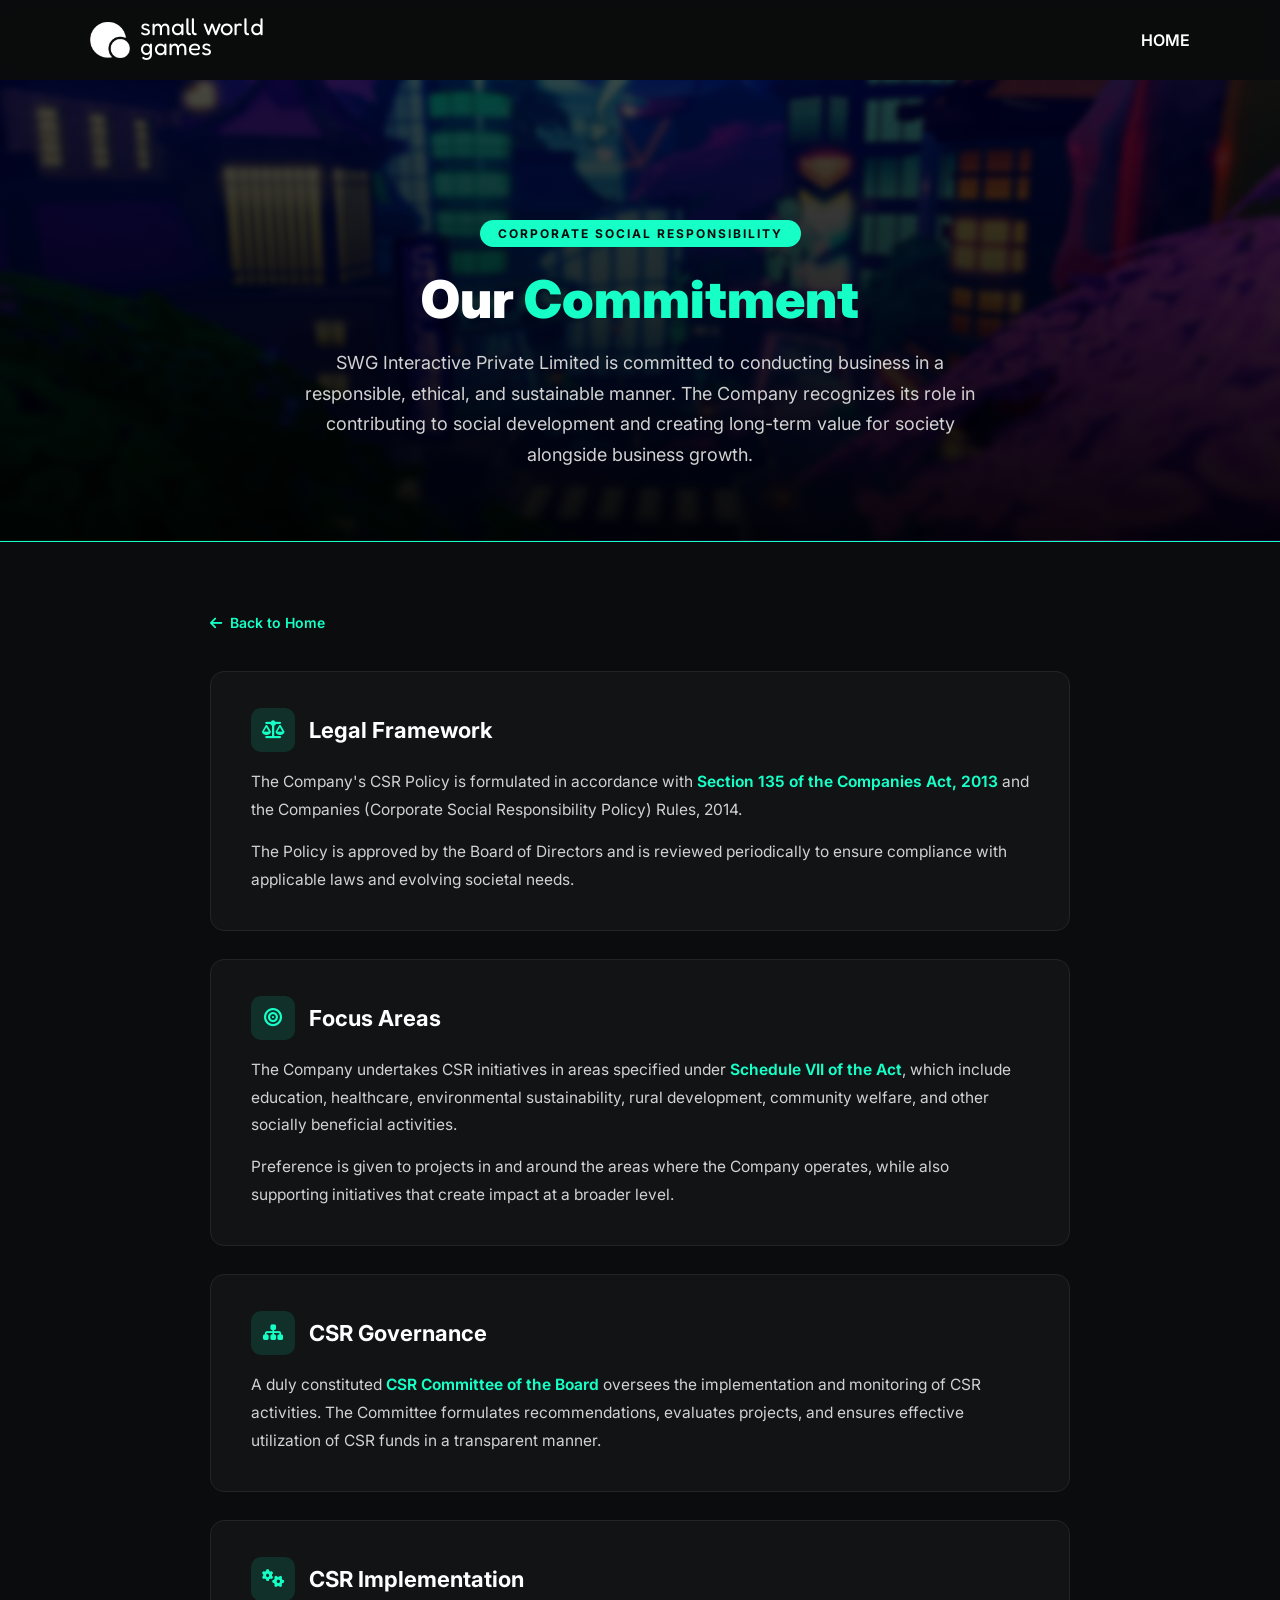
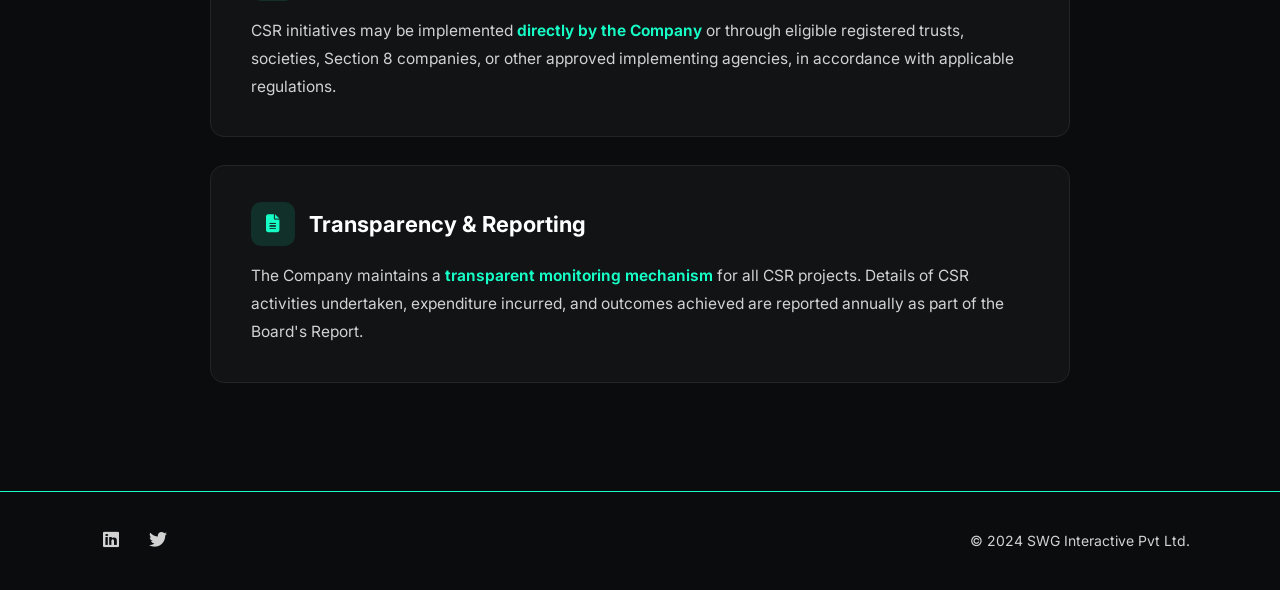
<file: csr-policy.html>
<!DOCTYPE html>
<html>

<head>
    <!-- Google tag (gtag.js) -->
    <script async src="https://www.googletagmanager.com/gtag/js?id=G-JT2P095X62"></script>
    <script>
        window.dataLayer = window.dataLayer || [];
        function gtag() { dataLayer.push(arguments); }
        gtag('js', new Date());
        gtag('config', 'G-JT2P095X62');
    </script>

    <title>CSR Policy – SWG Interactive Private Limited</title>
    <meta name="description"
        content="Corporate Social Responsibility Policy of SWG Interactive Private Limited. Our commitment to ethical, responsible, and sustainable business conduct under the Companies Act, 2013.">
    <meta name="robots" content="index, follow">
    <meta name="googlebot" content="index, follow">
    <meta charset="utf-8">
    <meta name="viewport" content="width=device-width, initial-scale=1">
    <link rel="icon" type="image/x-icon" href="assets/images/favicon.ico">

    <link rel="preconnect" href="https://fonts.googleapis.com">
    <link rel="preconnect" href="https://fonts.gstatic.com" crossorigin>
    <link href="https://fonts.googleapis.com/css2?family=Fredoka:wght@600&display=swap" rel="stylesheet">
    <link href="https://fonts.googleapis.com/css2?family=Inter:wght@100..900&display=swap" rel="stylesheet">

    <link href="https://cdnjs.cloudflare.com/ajax/libs/font-awesome/6.5.2/css/all.min.css" rel="stylesheet">
    <link href="css/main.css" rel="stylesheet">

    <style>
        /* ── CSR page-specific styles ── */

        #csrHero {
            background-image:
                linear-gradient(rgba(0, 0, 0, 0.72),
                    rgba(0, 0, 0, 0.95)),
                url(assets/images/heroes/1.png);
            background-position: center;
            background-repeat: no-repeat;
            background-size: cover;
            border-bottom: 1px solid var(--highlight);
            padding: 80px 0 0;
        }

        #csrHeroInner {
            display: block;
            margin: auto;
            max-width: 1100px;
            padding: 60px 50px 70px;
            text-align: center;
        }

        #csrHeroInner .csrTag {
            display: inline-block;
            background-color: var(--highlight);
            color: var(--dark-text);
            font-size: 12px;
            font-weight: 700;
            letter-spacing: 2px;
            text-transform: uppercase;
            padding: 6px 18px;
            border-radius: 30px;
            margin-bottom: 24px;
        }

        #csrHeroInner h1 {
            color: var(--white);
            font-weight: 900;
            font-size: 52px;
            margin: 0 0 20px;
            line-height: 1.1;
        }

        #csrHeroInner .heroSubtitle {
            color: var(--light-text);
            font-size: 18px;
            max-width: 680px;
            margin: 0 auto;
            line-height: 1.7;
        }

        /* content body */
        #csrBody {
            background-color: var(--dark-background);
        }

        .csrContent {
            display: block;
            margin: auto;
            max-width: 860px;
            padding: 70px 50px 80px;
        }

        /* section cards */
        .csrSection {
            background-color: #111315;
            border: 1px solid var(--border);
            border-radius: 14px;
            padding: 36px 40px;
            margin-bottom: 28px;
            position: relative;
            transition: border-color 0.25s ease, box-shadow 0.25s ease;
        }

        .csrSection:hover {
            border-color: rgba(22, 255, 199, 0.35);
            box-shadow: 0 0 28px rgba(22, 255, 199, 0.07);
        }

        .csrSection .csrIconRow {
            display: flex;
            align-items: center;
            gap: 14px;
            margin-bottom: 16px;
        }

        .csrSection .csrIconBadge {
            width: 44px;
            height: 44px;
            border-radius: 10px;
            background-color: rgba(22, 255, 199, 0.12);
            display: flex;
            align-items: center;
            justify-content: center;
            flex-shrink: 0;
        }

        .csrSection .csrIconBadge i {
            color: var(--highlight);
            font-size: 18px;
        }

        .csrSection h2 {
            color: var(--white);
            font-size: 22px;
            font-weight: 700;
            margin: 0;
        }

        .csrSection p {
            color: var(--light-text);
            line-height: 1.8;
            margin: 0;
            font-size: 15.5px;
        }

        /* divider between paired paragraphs */
        .csrSection p+p {
            margin-top: 14px;
        }

        /* accent line on left of card */
        .csrSection::before {
            content: "";
            position: absolute;
            top: 20px;
            bottom: 20px;
            left: 0;
            width: 3px;
            background: linear-gradient(to bottom, var(--highlight), transparent);
            border-radius: 0 3px 3px 0;
            opacity: 0;
            transition: opacity 0.25s ease;
        }

        .csrSection:hover::before {
            opacity: 1;
        }

        /* back link */
        .backLink {
            display: inline-flex;
            align-items: center;
            gap: 8px;
            color: var(--highlight);
            font-size: 14px;
            font-weight: 600;
            text-decoration: none;
            margin-bottom: 40px;
            transition: opacity 0.2s ease;
        }

        .backLink:hover {
            opacity: 0.75;
        }

        /* responsive */
        @media only screen and (max-width: 700px) {
            #csrHeroInner h1 {
                font-size: 36px;
            }

            #csrHeroInner {
                padding: 40px 24px 50px;
            }

            .csrContent {
                padding: 50px 20px 60px;
            }

            .csrSection {
                padding: 28px 22px;
            }
        }
    </style>
</head>

<body>
    <!-- header -->
    <div id="header">
        <div id="headerClamp">
            <div class="floatLeft">
                <a id="headerLogoLink" href="./index.html">
                    <img class="headerLogo" id="headerLogoBase" src="./assets/images/logo.png">
                    <img class="headerLogo" id="headerLogoHighlight" src="./assets/images/logo-highlight.png">
                    <p id="headerTitle">small world<br />games</p>
                </a>
            </div>
            <div class="floatRight" id="headerNav">
                <a class="headerNavLink" href="./index.html" style="text-decoration:none">Home</a>
            </div>
            <p id="hamburgerMenuButton" class="floatRight"><i class="fa-solid fa-bars"></i></p>
            <div class="clearBoth"></div>
        </div>
    </div>
    <div id="mobileHeaderNav">
        <a class="headerNavLink" href="./index.html" style="text-decoration:none;display:block">Home</a>
    </div>
    <div id="headerDummy"></div>

    <!-- hero -->
    <div id="csrHero">
        <div id="csrHeroInner">
            <span class="csrTag">Corporate Social Responsibility</span>
            <h1>Our <span class="highlight">Commitment</span></h1>
            <p class="heroSubtitle">SWG Interactive Private Limited is committed to conducting business in a
                responsible, ethical, and sustainable manner. The Company recognizes its role in contributing to social
                development and creating long-term value for society alongside business growth.
            </p>
        </div>
    </div>

    <!-- body -->
    <div id="csrBody">
        <div class="csrContent">
            <a class="backLink" href="./index.html">
                <i class="fa-solid fa-arrow-left"></i> Back to Home
            </a>

            <!-- Legal Framework -->
            <div class="csrSection">
                <div class="csrIconRow">
                    <div class="csrIconBadge"><i class="fa-solid fa-scale-balanced"></i></div>
                    <h2>Legal Framework</h2>
                </div>
                <p>The Company's CSR Policy is formulated in accordance with <span class="bold highlight">Section 135 of
                        the Companies Act, 2013</span> and the Companies (Corporate Social Responsibility Policy) Rules,
                    2014.</p>
                <p>The Policy is approved by the Board of Directors and is reviewed periodically to ensure compliance
                    with applicable laws and evolving societal needs.</p>
            </div>

            <!-- Focus Areas -->
            <div class="csrSection">
                <div class="csrIconRow">
                    <div class="csrIconBadge"><i class="fa-solid fa-bullseye"></i></div>
                    <h2>Focus Areas</h2>
                </div>
                <p>The Company undertakes CSR initiatives in areas specified under <span class="bold highlight">Schedule
                        VII of the Act</span>, which include education, healthcare, environmental sustainability, rural
                    development, community welfare, and other socially beneficial activities.</p>
                <p>Preference is given to projects in and around the areas where the Company operates, while also
                    supporting initiatives that create impact at a broader level.</p>
            </div>

            <!-- CSR Governance -->
            <div class="csrSection">
                <div class="csrIconRow">
                    <div class="csrIconBadge"><i class="fa-solid fa-sitemap"></i></div>
                    <h2>CSR Governance</h2>
                </div>
                <p>A duly constituted <span class="bold highlight">CSR Committee of the Board</span> oversees the
                    implementation and monitoring of CSR activities. The Committee formulates recommendations, evaluates
                    projects, and ensures effective utilization of CSR funds in a transparent manner.</p>
            </div>

            <!-- CSR Implementation -->
            <div class="csrSection">
                <div class="csrIconRow">
                    <div class="csrIconBadge"><i class="fa-solid fa-gears"></i></div>
                    <h2>CSR Implementation</h2>
                </div>
                <p>CSR initiatives may be implemented <span class="bold highlight">directly by the Company</span> or
                    through eligible registered trusts, societies, Section 8 companies, or other approved implementing
                    agencies, in accordance with applicable regulations.</p>
            </div>

            <!-- Transparency & Reporting -->
            <div class="csrSection">
                <div class="csrIconRow">
                    <div class="csrIconBadge"><i class="fa-solid fa-file-lines"></i></div>
                    <h2>Transparency &amp; Reporting</h2>
                </div>
                <p>The Company maintains a <span class="bold highlight">transparent monitoring mechanism</span> for all
                    CSR projects. Details of CSR activities undertaken, expenditure incurred, and outcomes achieved are
                    reported annually as part of the Board's Report.</p>
            </div>
        </div>
    </div>

    <!-- footer -->
    <div id="footer">
        <div id="footerClamp">
            <div id="footerLeft">
                <p>
                    <a href="https://in.linkedin.com/company/small-world-games" target="_blank"><i
                            class="footerIcon fa-fw fa-brands fa-linkedin"></i></a>
                    <a href="https://x.com/SmallWorldGG" target="_blank"><i
                            class="footerIcon fa-fw fa-brands fa-twitter"></i></a>
                </p>
            </div>
            <div id="footerRight">
                <p>&copy; 2024 SWG Interactive Pvt Ltd.</p>
            </div>
            <div class="clearBoth"></div>
        </div>
    </div>

    <script src="https://code.jquery.com/jquery-3.7.1.min.js"
        integrity="sha256-/JqT3SQfawRcv/BIHPThkBvs0OEvtFFmqPF/lYI/Cxo=" crossorigin="anonymous"></script>
    <script>
        // logo highlight
        $('#headerLogoLink').mouseenter(function () {
            $('#headerLogoBase').hide();
            $('#headerLogoHighlight').show();
        });
        $('#headerLogoLink').mouseleave(function () {
            $('#headerLogoBase').show();
            $('#headerLogoHighlight').hide();
        });

        // mobile hamburger menu
        $('#hamburgerMenuButton').click(function () {
            $('#mobileHeaderNav').slideToggle(150);
        });
    </script>
</body>

</html>
</file>
<file: css/main.css>
/* variables */

:root {
    --white: #fff;
    --highlight: rgb(22, 255, 199);
    --dark-background: rgb(11, 12, 13);
    --dark-text: rgb(11, 12, 13);
    --light-text: rgb(210, 210, 210);
    --border: #242424;

    --edge-radius: 10px;
}

/* global */

html,
body {
    margin: 0px;
    padding: 0px;
}

body {
    background-color: var(--dark-background);
    font-family: "Inter", sans-serif;
}

/* shared */

.bold {
    font-weight: 650;
}

.highlight {
    color: var(--highlight);
}

.italic {
    font-style: italic;
}

.floatLeft {
    float: left;
}

.floatRight {
    float: right;
}

.clearBoth {
    clear: both;
}

.rightAlign {
    text-align: right;
}

.centerAlign {
    text-align: center;
}

.heroBackground {
    background-position: center;
    background-repeat: no-repeat;
    background-size: cover;
    border-bottom: 1px solid var(--highlight);
}

.actionButton {
    display: block;
    margin: auto;
    width: 225px;
    text-align: center;
    background-color: var(--highlight);
    color: var(--dark-text);
    font-weight: 600;
    font-size: 24px;
    padding: 15px 0px;
    margin-top: 50px;
    cursor: pointer;
    border: 1px solid var(--border);
    border-radius: var(--edge-radius);
}

.actionButton:hover {
    background-color: var(--white);
}

.contentSection {
    display: block;
    margin: auto;
    padding: 50px 50px;
    max-width: 1100px;
}

.contentTitle {
    color: var(--white);
    font-weight: 900;
    font-size: 48px;
    margin: 0px;
}

.contentSubTitle {
    color: var(--light-text);
    font-size: 32px;
    margin: 0px;
    margin-top: 10px;
}

.paragraph {
    line-height: 28px;
}

.gridContainer {
    display: grid;
    grid-template-rows: auto;
    box-sizing: border-box;
    justify-items: center;
    align-items: center;
}

.statsHighlight {
    font-weight: 900;
}

.rainbowTextAnimated1 {
    background: linear-gradient(to right, #72ff00, rgb(22, 255, 199));
    /* background: linear-gradient(to right, #6666ff, #0099ff , #00ff00, #ff3399, #6666ff); */
    -webkit-background-clip: text;
    background-clip: text;
    color: transparent;
    animation: rainbow_animation 6s ease-in-out infinite;
    background-size: 400% 100%;
}

.rainbowTextAnimated2 {
    background: linear-gradient(to left, #72ff00, rgb(22, 255, 199));
    /* background: linear-gradient(to left, #00ff00, #0099ff, #ff3399, #6666ff, #6666ff); */
    -webkit-background-clip: text;
    background-clip: text;
    color: transparent;
    animation: rainbow_animation 3s ease-in-out infinite;
    background-size: 400% 100%;
}

@keyframes rainbow_animation {

    0%,
    100% {
        background-position: 0 0;
    }

    50% {
        background-position: 100% 0;
    }
}

.backgroundGlow {
    box-shadow: var(--highlight) 0 0 90px 33px;
}

/* header */

#header {
    background-color: rgba(11, 12, 13, .5);
    backdrop-filter: blur(6px);
    position: fixed;
    top: 0px;
    left: 0px;
    display: block;
    height: 80px;
    width: calc(100% - 100px);
    padding: 0px 50px;
    line-height: 80px;
    /* border-bottom: 1px solid var(--highlight); */
    z-index: 999;
}

#headerClamp {
    display: block;
    margin: auto;
    max-width: 1100px;
}

#headerLogoLink {
    text-decoration: none !important;
}

.headerLogo {
    position: absolute;
    top: 20px;
    width: 40px;
}

#headerLogoHighlight {
    display: none;
}

#headerTitle {
    color: var(--white);
    font-size: 24px;
    font-family: "Fredoka", sans-serif;
    line-height: 20px !important;
    position: relative;
    top: -7px;
    margin-left: 50px;
}

#headerNav .headerNavLink {
    color: var(--white);
    font-weight: 600;
    text-transform: uppercase;
    padding: 20px;
    padding-right: 0px;
    cursor: pointer;
    text-underline-offset: 10px;
    text-decoration-thickness: 3px;
    text-decoration-color: var(--highlight);
}

#headerNav .headerNavLink:hover {
    text-decoration-line: underline;
}

#headerDummy {
    height: 80px;
}

#hamburgerMenuButton {
    display: none;
    color: var(--white);
    margin: 0px;
    cursor: pointer;
    font-size: 40px;
}

#mobileHeaderNav {
    background-color: rgba(11, 12, 13, .5);
    backdrop-filter: blur(6px);
    position: fixed;
    top: 80px;
    left: 0px;
    display: none;
    width: 100%;
    z-index: 999;
}

#mobileHeaderNav .headerNavLink {
    color: var(--white);
    font-weight: 600;
    text-transform: uppercase;
    cursor: pointer;
    display: block;
    text-align: right;
    line-height: 32px;
    padding: 10px 50px;
}

#mobileHeaderNav .headerNavLink {
    border-bottom: 1px solid var(--border);
}

#mobileHeaderNav .headerNavLink:first-child {
    border-top: 1px solid var(--border);
}

/* about */

#aboutSectionContainer p {
    color: var(--light-text);
}

/* games */

#hiddenGamesContainer {
    display: none;
}

#showAllGamesButton {
    display: block;
    margin: auto;
    width: 150px;
    text-align: center;
    background-color: var(--dark-text);
    color: var(--light-text);
    font-weight: 600;
    font-size: 16px;
    padding: 15px 0px;
    margin-top: 50px;
    cursor: pointer;
    border: 1px solid var(--border);
    border-radius: var(--edge-radius);
}

#showAllGamesButton:hover {
    background-color: var(--white);
    color: var(--dark-text)
}

.gameCapsulesContainer {
    grid-template-columns: repeat(auto-fit, minmax(325px, 1fr));
}

.gameCapsule {
    display: inline-block;
    width: 300px;
    text-align: left;
    background-color: var(--dark-text);
    border: 1px solid var(--border);
    overflow: visible;
    position: relative;
    margin-top: 100px;
    box-sizing: border-box;
    cursor: pointer;
    border-bottom-left-radius: var(--edge-radius);
    border-bottom-right-radius: var(--edge-radius);
}

.gameCapsuleLeft {
    float: left;
    width: 150px;
    height: 150px;
    background-position: center;
    background-repeat: no-repeat;
    background-size: cover;
    border-right: 1px solid var(--border);
    border-bottom-left-radius: var(--edge-radius);
}

.gameCapsuleRight {
    float: right;
    width: 130px;
}

.gameCapsuleTitle {
    font-weight: 600;
    font-size: 24px;
    color: var(--white);
    background-color: var(--border);
    width: 260px;
    padding: 10px 20px;
    position: absolute;
    top: -50px;
    left: -1px;
    border-top-left-radius: var(--edge-radius);
    border-top-right-radius: var(--edge-radius);
    /* -webkit-box-shadow: 0px 5px 5px 0px rgba(0,0,0,0.75);
    -moz-box-shadow: 0px 5px 5px 0px rgba(0,0,0,0.75);
    box-shadow: 0px 5px 5px 0px rgba(0,0,0,0.75); */
}

.gameCapsuleBubble {
    font-weight: 600;
    font-size: 14px;
    color: var(--dark-text);
    text-align: center;
    background-color: var(--highlight);
    width: 113px;
    padding: 5px 15px;
    position: absolute;
    top: -77px;
    left: 148px;
    border-top-left-radius: var(--edge-radius);
    border-top-right-radius: var(--edge-radius);
}

.gameCapsuleStat {
    margin: 16px 0px;
    font-size: 14px;
    color: var(--light-text);
}

#animeDefendersImg {
    background-image: url(../assets/images/capsules/anime-defenders.webp);
}

#deathBallImg {
    background-image: url(../assets/images/capsules/death-ball.webp);
}

#hamiltonImg {
    background-image: url(../assets/images/capsules/hamilton.webp);
}

#abxImg {
    background-image: url(../assets/images/capsules/abx.webp);
}

#rideACartImg {
    background-image: url(../assets/images/capsules/ride-a-cart.webp);
}

#speedDuelsImg {
    background-image: url(../assets/images/capsules/speed-duels.webp);
}

#pressureWash2Img {
    background-image: url(../assets/images/capsules/pressure-wash-2.webp);
}

#powerWashImg {
    background-image: url(../assets/images/capsules/power-wash.webp);
}

#beASpiderImg {
    background-image: url(../assets/images/capsules/be-a-spider.webp);
}

#jerryImg {
    background-image: url(../assets/images/capsules/jerry.webp);
}

#superheroImg {
    background-image: url(../assets/images/capsules/superhero.webp);
}

/* brands */

#brandsTitle {
    margin-bottom: 35px;
}

#brandsImg {
    float: left;
    width: calc(50% - 10px);
    border-radius: var(--edge-radius);
    border: 1px solid var(--border);
}

#brandsText {
    float: right;
    width: calc(50% - 10px);
    margin-top: -24px;
}

#brandsText p {
    color: var(--light-text);
}

/* join */

#openPositionsContainer {
    grid-template-columns: repeat(auto-fit, minmax(325px, 1fr));
}

.openPosition {
    width: 300px;
    display: inline-block;
    box-sizing: border-box;
    text-align: center;
    margin-top: 50px;
}

.openPositionIcon {
    color: var(--white);
    font-size: 56px;
    margin: 0px;
    margin-top: 10px;
}

.openPositionTitle {
    color: var(--highlight);
    font-size: 24px;
    font-weight: 600;
    margin-top: 10px;
}

.openPositionInfo {
    color: var(--light-text);
    margin-top: -10px;
}

/* contact */

#contactSectionContainer {
    background-image:
        linear-gradient(rgba(0, 0, 0, 0.7),
            rgba(0, 0, 0, 0.85)),
        url(../assets/images/heroes/3.png);
}

#joinSection {
    border-bottom: none;
}

#contactForm {
    text-align: center;
    max-width: 550px;
    display: block;
    margin: 50px auto;
    margin-bottom: 0px;
}

#contactForm input[type=text],
#contactForm textarea {
    padding: 20px;
    width: calc(100% - 40px);
}

/* footer */

#footer {
    height: 70px;
    line-height: 70px;
    padding: 0px 50px;
    border-top: 1px solid var(--highlight);
    color: var(--light-text);
    font-size: 14px;
    position: relative;
}

#footer a {
    color: var(--light-text) !important;
    text-decoration: none !important;
}

#footerClamp {
    display: block;
    margin: auto;
    max-width: 1100px;
}

#footerLeft {
    float: left;
}

#footerCenter {
    position: absolute;
    left: 50%;
    transform: translateX(-50%);
    line-height: 70px;
}

#csrPolicyLink {
    color: var(--light-text) !important;
    text-decoration: none !important;
    font-size: 14px;
    transition: color 0.2s ease;
}

#csrPolicyLink:hover {
    color: var(--highlight) !important;
}

.footerIcon {
    margin: 0px 10px;
    font-size: 18px;
}

#footerRight {
    float: right;
}

/* background images */

#aboutSectionContainer {
    background-image:
        linear-gradient(rgba(0, 0, 0, 0.75),
            rgba(0, 0, 0, 1)),
        url(../assets/images/heroes/1.png);
}

#gamesSectionContainer {
    background-image:
        linear-gradient(rgba(0, 0, 0, 1),
            rgba(0, 0, 0, 0.75)),
        url(../assets/images/heroes/2.png);
}

#brandsSectionContainer {
    background-image:
        linear-gradient(rgba(0, 0, 0, 0.55),
            rgba(0, 0, 0, 1)),
        url(../assets/images/heroes/3.png);
}

#joinSectionContainer {
    background-image:
        linear-gradient(rgba(0, 0, 0, 1),
            rgba(0, 0, 0, 0.65)),
        url(../assets/images/heroes/4.png);
}

/* responsive */

@media only screen and (max-width: 850px) {
    #headerNav {
        display: none;
    }

    #hamburgerMenuButton {
        display: block;
    }
}

@media only screen and (max-width: 725px) {

    #brandsImg,
    #brandsText {
        float: none !important;
        width: 100% !important;
    }

    #brandsImg {
        margin-bottom: 40px;
    }
}

@media only screen and (max-width: 700px) {
    #footer {
        height: auto;
    }

    #footerLeft,
    #footerCenter,
    #footerRight {
        float: none;
        text-align: center;
        line-height: 20px !important;
    }

    #footerCenter {
        position: static;
        transform: none;
        padding: 8px 0;
    }

    #footerRight {
        margin-bottom: 20px;
    }
}

@media only screen and (max-width: 450px) {

    #gamesSection,
    #joinSection {
        padding-left: 0px;
        padding-right: 0px;
    }
}

@media only screen and (max-width: 400px) {
    #headerTitle {
        display: none;
    }
}
</file>
